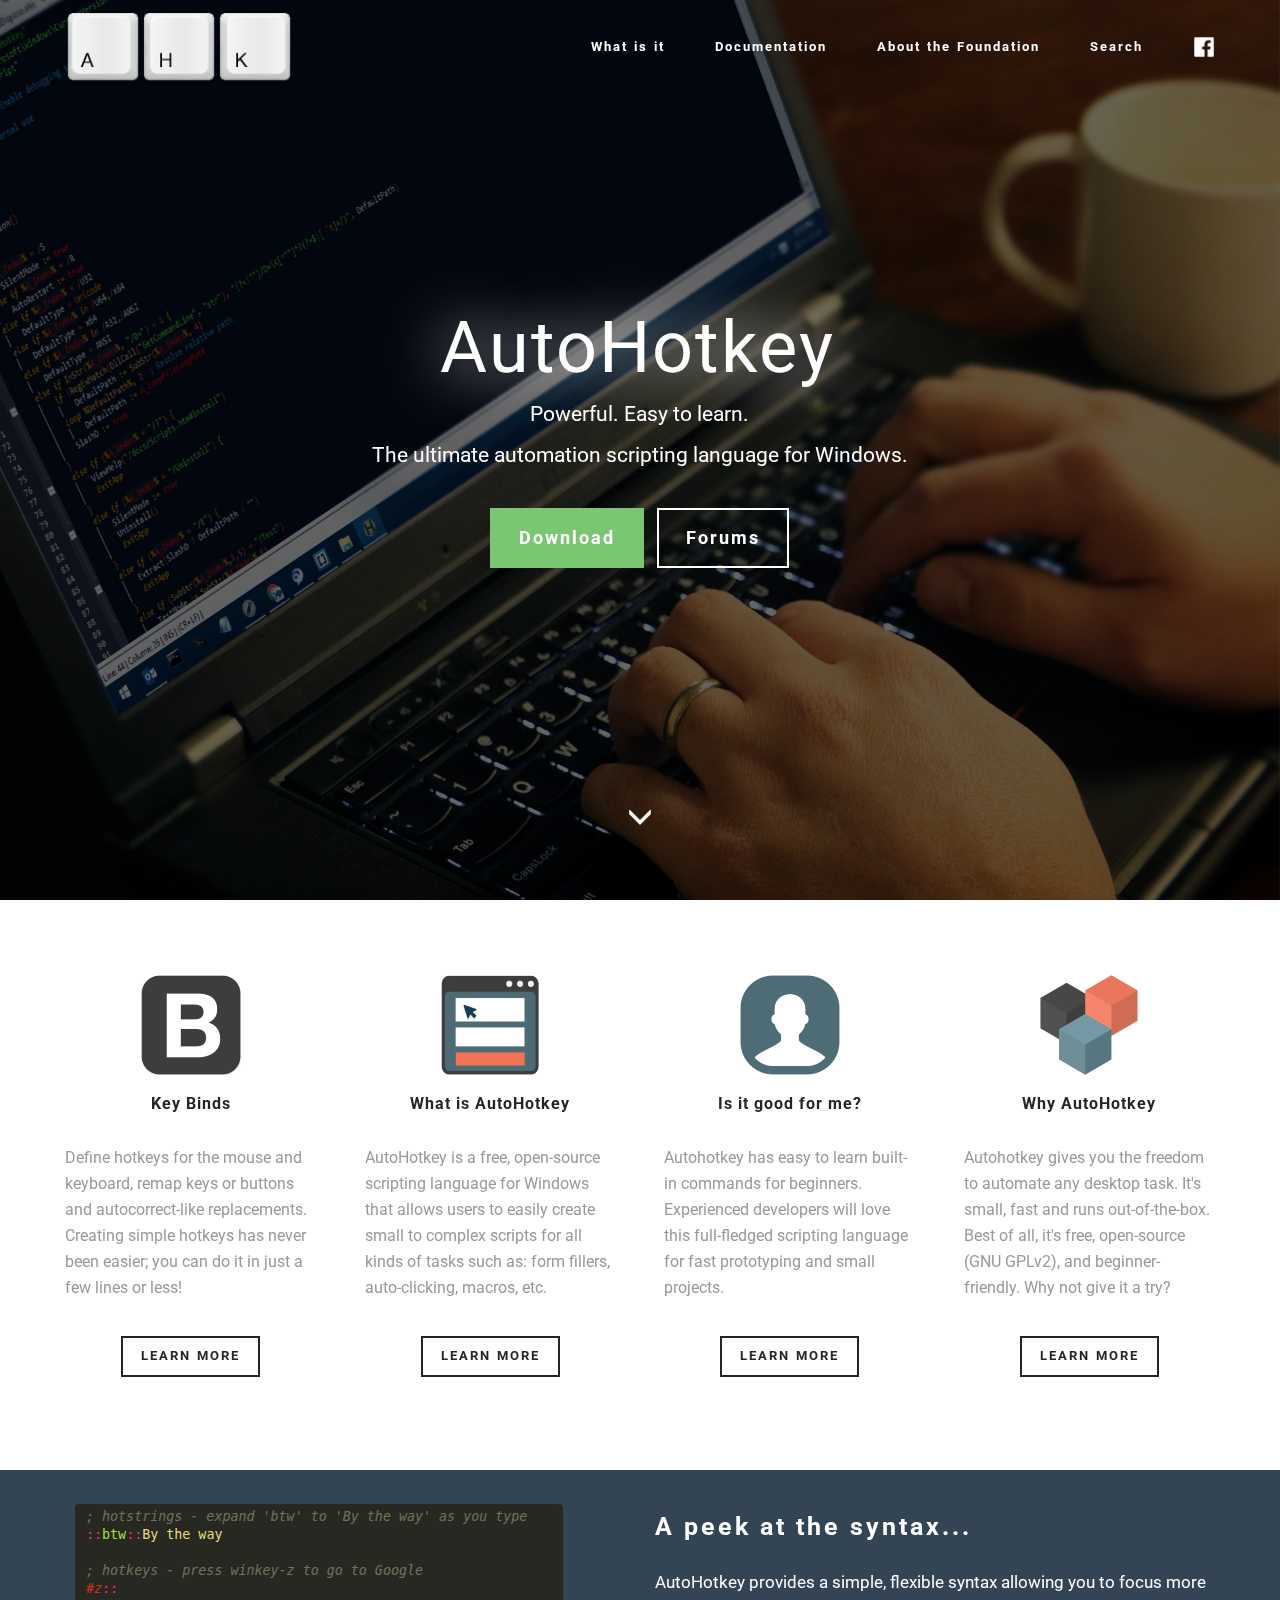
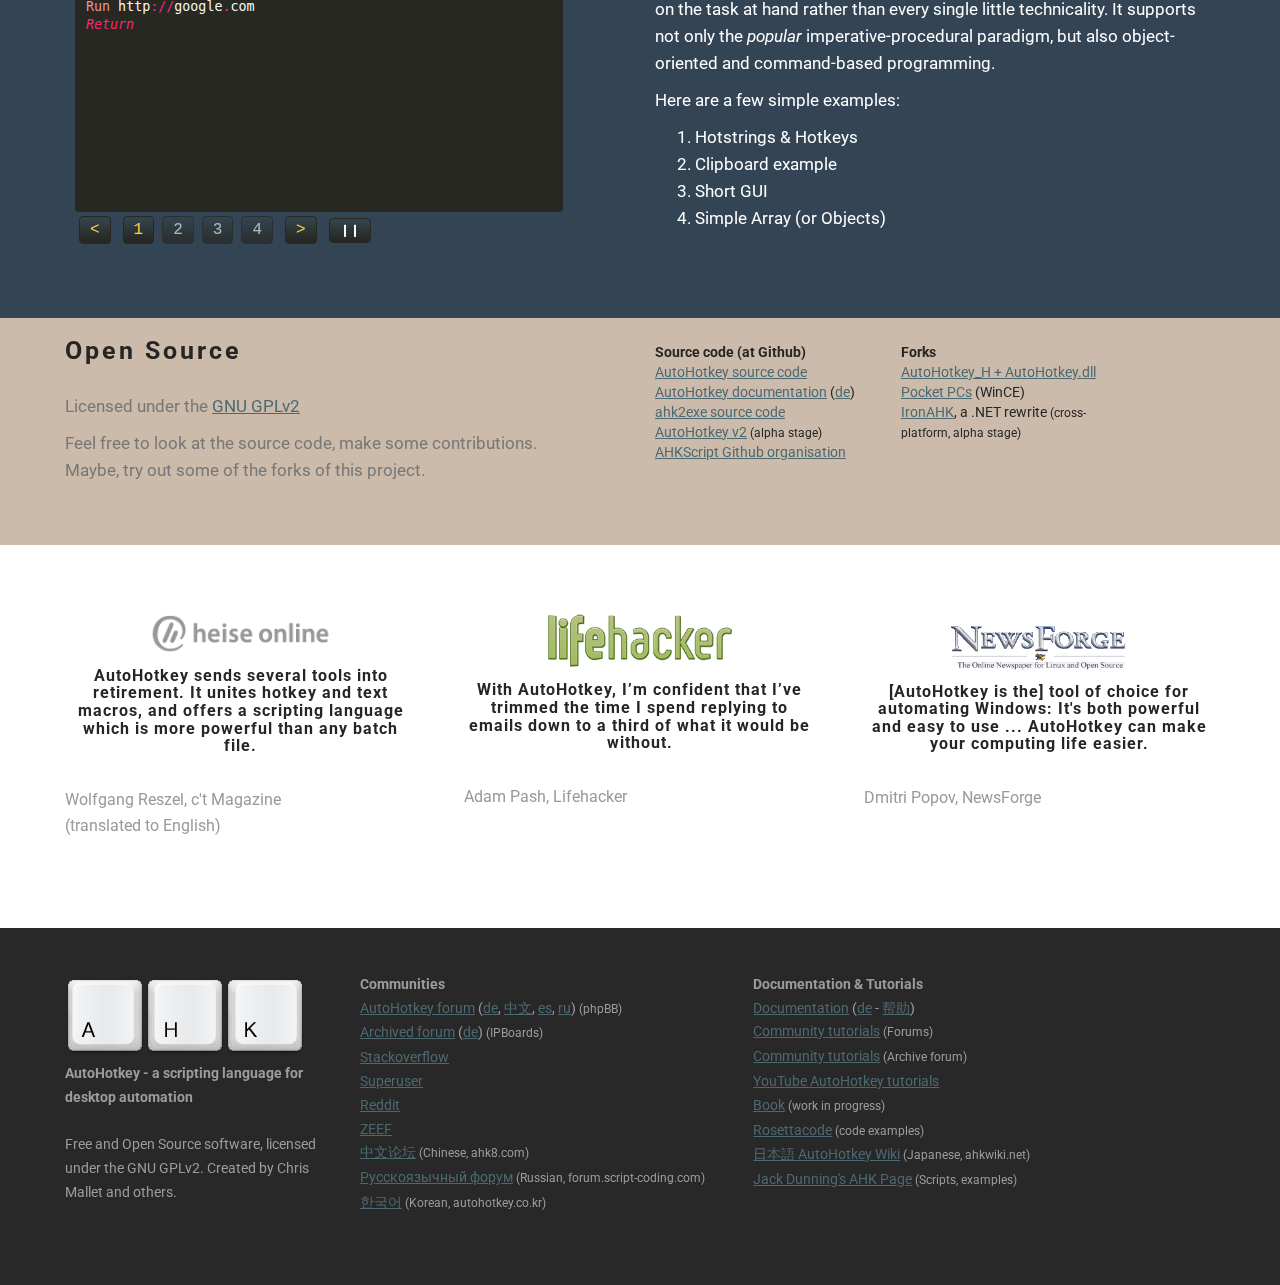
<file: index.html>
<!DOCTYPE html>
<html>
	<head>
		<meta charset="UTF-8">
		<meta name="google-site-verification" content="fr3ji3GiYpzhLJkRkVDBS-gJoxhmoVFZnNMd8iZnE3Q" />
		<meta http-equiv="X-UA-Compatible" content="IE=edge">
		<meta name="generator" content="Mobirise v2.4.1, mobirise.com">
		<meta name="viewport" content="width=device-width, initial-scale=1">
		<meta name="description" content="Free keyboard macro program. Supports hotkeys for keyboard, mouse, and joystick. Can expand abbreviations as you type them (AutoText).">
		<meta name="keywords" content="hotkey,hotkeys,hot key,hot keys,macro,macros,keyboard macro,keyboard macros,mouse macro,download,shortcut,shortcuts,shortcut key,shortcut keys,keyboard shortcut,keyboard shortcuts,script,clipboard,rsi,automate,automation,button,buttons,keystroke,keystrokes,autotext,click,press,clicks,clicker,presses,keypress,volume,mute,remap,remapper,scripting,send keys,sendkeys,ahk,ahkl,ahk_l,ironahk,iak,autoit,aut,au3">
		<title>AutoHotkey</title>
		<link rel="shortcut icon" href="/favicon.ico" type="image/x-icon">
		<link rel="apple-touch-icon" href="/static/ahk76.png">
		<link rel="stylesheet" href="https://fonts.googleapis.com/css?family=Roboto:700,400&amp;subset=cyrillic,latin,greek,vietnamese">
		<link rel="stylesheet" href="assets/bootstrap/css/bootstrap.min.css">
		<link rel="stylesheet" href="assets/animate.css/animate.min.css">
		<link rel="stylesheet" href="assets/mobirise/css/style.css">
		<link rel="stylesheet" href="assets/extra.css">
		<link rel="stylesheet" href="assets/mobirise/css/mbr-additional.css" type="text/css">
		<noscript>Javascript is Disabled in your browser please enable it</noscript>
		<!-- Paste any valid HTML code here. The code will be inserted to the end of <head> section, right before </head> -->
	</head>
	<body>
		<span id="pagetop"></span>
		<section class="mbr-navbar mbr-navbar--freeze mbr-navbar--absolute mbr-navbar--transparent mbr-navbar--sticky mbr-navbar--auto-collapse" id="menu-0">
			<div class="mbr-navbar__section mbr-section">
				<div class="mbr-section__container container">
					<div class="mbr-navbar__container">
						<div class="mbr-navbar__column mbr-navbar__column--s mbr-navbar__brand">
							<span class="mbr-navbar__brand-link mbr-brand mbr-brand--inline">
								<a class="mbr-brand__logo" href="https://autohotkey.com"><img class="mbr-navbar__brand-img mbr-brand__img" alt="" src="assets/images/ahk-logo-no-text241x78-180.png"></a>
							</span>
						</div>
						<div class="mbr-navbar__hamburger mbr-hamburger text-white"><span class="mbr-hamburger__line"></span></div>
						<div class="mbr-navbar__column mbr-navbar__menu">
							<nav class="mbr-navbar__menu-box mbr-navbar__menu-box--inline-right">
								<div class="mbr-navbar__column">
									<ul class="mbr-navbar__items mbr-navbar__items--right mbr-buttons mbr-buttons--freeze mbr-buttons--right btn-decorator mbr-buttons--active mbr-buttons--only-links">
										<li class="mbr-navbar__item"><a class="mbr-buttons__link btn text-white" href="#keyfeatures">What is it</a></li>
										<li class="mbr-navbar__item"><a class="mbr-buttons__link btn text-white" href="/docs/AutoHotkey.htm">Documentation</a></li>
										<li class="mbr-navbar__item"><a class="mbr-buttons__link btn text-white" href="/foundation">About the Foundation</a></li>
										<li class="mbr-navbar__item"><a class="mbr-buttons__link btn text-white" href="/search">Search</a></li>
										<li class="mbr-navbar__item"><a class="mbr-buttons__link btn text-white" href="https://facebook.com/autohotkey"><img alt="Facebook" title="Follow us on Facebook!" src="assets/images/fb_w.png" class="sp_icon"></img></a>
										</li>
									</ul></div>
							</nav>
						</div>
					</div>
				</div>
			</div>
		</section>
		<section class="mbr-box mbr-section mbr-section--relative mbr-section--fixed-size mbr-section--full-height mbr-section--bg-adapted mbr-parallax-background" id="header1-1" style="background-image: url(assets/images/ahk_wallpaper_reduced.jpg);">
			<div class="mbr-box__magnet mbr-box__magnet--sm-padding mbr-box__magnet--center-center">
				<div class="mbr-overlay" style="opacity: 0.6; background-color: rgb(0, 0, 0);"></div>
				<div class="mbr-box__container mbr-section__container container">
					<div class="mbr-box mbr-box--stretched"><div class="mbr-box__magnet mbr-box__magnet--center-center">
						<div class="row"><div class=" col-sm-8 col-sm-offset-2">
							<div class="mbr-hero animated fadeInUp">
								<h1 class="mbr-hero__text" id="MainTitle">AutoHotkey</h1>
								<p class="mbr-hero__subtext">Powerful. Easy to learn.</p>
								<p class="mbr-hero__subtext">The ultimate automation scripting language for Windows.</p>
							</div>
							<div class="mbr-buttons btn-inverse mbr-buttons--center"><a class="mbr-buttons__btn btn btn-lg animated fadeInUp delay btn-success" href="/download">Download</a> <a class="mbr-buttons__btn btn btn-lg btn-default animated fadeInUp delay" href="/boards">Forums</a></div>
						</div></div>
					</div></div>
				</div>
				<div class="mbr-arrow mbr-arrow--floating text-center">
					<div class="mbr-section__container container">
						<a class="mbr-arrow__link" href="#keyfeatures0"><i class="glyphicon glyphicon-menu-down"></i></a>
					</div>
				</div>
			</div>
		</section>
		<span id="keyfeatures0" style="position:relative;top:-50px"></span>
		<section class="content-2 col-4" id="keyfeatures" style="background-color: rgb(255, 255, 255);">
			
			<div class="container">
				<div class="row">
					<div>
						<div class="thumbnail">
							<a href="/docs/Hotkeys.htm#Intro"><img alt="" src="assets/images/features-bootstrap.png"></a>
							<div class="caption">
								<div>
									<h3>Key Binds</h3>
									<p>Define hotkeys for the mouse and keyboard, remap keys or buttons and autocorrect-like replacements. Creating simple hotkeys has never been easier; you can do it in just a few lines or less!</p>
								</div>
								<p class="group"><a href="/docs/Hotkeys.htm#Intro" class="btn btn-default">LEARN MORE</a></p>
							</div>
						</div>
					</div>
					<div>
						<div class="thumbnail">
							<a href="https://en.wikipedia.org/wiki/AutoHotkey"><img alt="" src="assets/images/features-blocks.png"></a>
							<div class="caption">
								<div>
									<h3>What is AutoHotkey</h3>
									<p>AutoHotkey is a free, open-source scripting language for Windows that allows users to easily create small to complex scripts for all kinds of tasks such as: form fillers, auto-clicking, macros, etc.</p>
								</div>
								<p class="group"><a href="https://en.wikipedia.org/wiki/AutoHotkey" class="btn btn-default">LEARN MORE</a></p>
							</div>
						</div>
					</div>
					<div>
						<div class="thumbnail">
							<a href="/docs/AutoHotkey.htm"><img alt="" src="assets/images/features-who.png"></a>
							<div class="caption">
								<div>
									<h3>Is it good for me?</h3>
									<p>Autohotkey has easy to learn built-in commands for beginners. Experienced developers will love this full-fledged scripting language for fast prototyping and small projects.</p>
								</div>
								<p class="group"><a href="/docs/AutoHotkey.htm" class="btn btn-default">LEARN MORE</a></p>
							</div>
						</div>
					</div>
					<div>
						<div class="thumbnail">
							<a href="https://github.com/ahkscript/awesome-AutoHotkey"><img alt="" src="assets/images/features-why.png"></a>
							<div class="caption">
								<div>
									<h3>Why AutoHotkey</h3>
									<p>Autohotkey gives you the freedom to automate any desktop task. It's small, fast and runs out-of-the-box. Best of all, it's free, open-source (GNU GPLv2), and beginner-friendly. Why not give it a try?</p>
								</div>
								<p class="group"><a href="https://github.com/ahkscript/awesome-AutoHotkey" class="btn btn-default">LEARN MORE</a></p>
							</div>
						</div>
					</div>
				</div>
			</div>
		</section>
		<section class="mbr-section mbr-section--relative" id="msg-box5-4" style="background-color: rgb(51, 68, 85);">
			
			<div class="mbr-section__container mbr-section__container--isolated2 container">
				<div class="row">
					<div class="mbr-box mbr-box--fixed mbr-box--adapted">
						<div class="mbr-box__magnet mbr-box__magnet--top-right mbr-section__left col-sm-6">
							<figure class="mbr-figure mbr-figure--adapted mbr-figure--caption-inside-bottom mbr-figure--full-width" style="height:400px;padding:2px;border:none;background:none">
								
								<iframe class="" src="codeexamples.html" style="width:100%;height:100%" frameborder="0" allowfullscreen></iframe>
							</figure>
						</div>
						<div class="mbr-box__magnet mbr-class-mbr-box__magnet--center-left col-sm-6 mbr-section__right">
							<div class="mbr-section__container mbr-section__container--middle">
								<div class="mbr-header mbr-header--auto-align mbr-header--wysiwyg">
									<h3 class="mbr-header__text">A peek at the syntax...</h3>
									
								</div>
							</div>
							<div class="mbr-section__container mbr-section__container--middle">
								<div class="mbr-article mbr-article--auto-align mbr-article--wysiwyg"><p>AutoHotkey provides a simple, flexible syntax allowing you to focus more on the task at hand rather than every single little technicality. It supports not only the <i>popular</i> imperative-procedural paradigm, but also object-oriented and command-based programming.</p><p>Here are a few simple examples:</p>
								<ol>
									<li>Hotstrings &amp; Hotkeys</li>
									<li>Clipboard example</li>
									<li>Short GUI</li>
									<li>Simple Array (or Objects)
								</ol>
								</div>
							</div>
							
						</div>
						
					</div>
				</div>
			</div>
		</section>
		<section class="mbr-section mbr-section--relative" id="sourcecode" style="background-color: rgb(204, 187, 170);">
			
			<div class="mbr-section__container mbr-section__container--isolated2 container">
				<div class="row">
					<div class="mbr-box mbr-box--fixed mbr-box--adapted">
						
						<div class="mbr-box__magnet mbr-class-mbr-box__magnet--center-left col-sm-6 mbr-section__right">
							<div class="mbr-section__container mbr-section__container--middle">
								<div class="mbr-header mbr-header--auto-align mbr-header--wysiwyg">
									<h3 class="mbr-header__text">Open Source</h3>
									
								</div>
							</div>
							<div class="mbr-section__container mbr-section__container--middle">
								<div class="mbr-article mbr-article--auto-align mbr-article--wysiwyg"><p>Licensed under the <a href="https://www.gnu.org/licenses/old-licenses/gpl-2.0.en.html">GNU GPLv2</a></p><p>Feel free to look at the source code, make some contributions. <br>Maybe, try out some of the forks of this project.</p></div>
							</div>
							
						</div>
						
						<div class="col-sm-5">
							<p>
								<b>Source code (at Github)</b><br>
								<a href="https://github.com/Lexikos/AutoHotkey_L">AutoHotkey source code</a><br>
								<a href="https://github.com/Lexikos/AutoHotkey_L-Docs">AutoHotkey documentation</a> (<a href="https://github.com/ahkde/docs">de</a>)<br>
								<a href="https://github.com/fincs/Ahk2Exe">ahk2exe source code</a><br>
								<a href="https://github.com/Lexikos/AutoHotkey_L/tree/alpha">AutoHotkey v2</a> <small>(alpha stage)</small><br>
								<a href="http://ahkscript.github.io">AHKScript Github organisation</a>
							</p><br>
						</div>
						<div class="col-sm-5">
							<p>
								<b>Forks</b><br>
								<a href="http://hotkeyit.github.io/v2/">AutoHotkey_H + AutoHotkey.dll</a><br>
								<a href="http://www.autohotkey.com/forum/topic27146.html">Pocket PCs</a> (WinCE)<br>
								<a href="http://www.autohotkey.com/forum/viewtopic.php?t=54494">IronAHK</a>, a .NET rewrite <small>(cross-platform, alpha stage)</small>
							</p><br>
						</div>
						
					</div>
				</div>
			</div>
		</section>
		<section class="content-2 col-3" id="features1-7" style="background-color: rgb(255, 255, 255);">
			
			<div class="container">
				<div class="row">
					<div>
						<div class="thumbnail">
							<img alt="" src="assets/images/heiseonline.gif">
							<div class="caption">
								<div>
									<h3>AutoHotkey sends several tools into retirement. It unites hotkey and text macros, and offers a scripting language which is more powerful than any batch file.</h3>
									<p>Wolfgang Reszel, c't Magazine<br>(translated to English)<br></p>
								</div>
							</div>
						</div>
					</div>
					<div>
						<div class="thumbnail">
							<img alt="" src="assets/images/lifehacker267x80-171.png">
							<div class="caption">
								<div>
									<h3>With AutoHotkey, I’m confident that I’ve trimmed the time I spend replying to emails down to a third of what it would be without.</h3>
									<p>Adam Pash, Lifehacker</p>
								</div>
							</div>
						</div>
					</div>
					<div>
						<div class="thumbnail">
							<img alt="" src="assets/images/newsforge.gif">
							<div class="caption">
								<div>
									<h3>[AutoHotkey is the] tool of choice for automating Windows: It's both powerful and easy to use ... AutoHotkey can make your computing life easier.</h3>
									<p>Dmitri Popov, NewsForge</p>
								</div>
							</div>
						</div>
					</div>
					
				</div>
			</div>
		</section>
		<section class="mbr-section mbr-section--relative mbr-section--fixed-size" id="contacts1-8" style="background-color: rgb(40, 40, 40);">
			
			<div class="mbr-section__container container">
				<div class="mbr-contacts mbr-contacts--wysiwyg row">
					<div class="col-sm-3">
						<img class="mbr-contacts__img mbr-contacts__img--left" alt="" src="assets/images/ahk-logo-no-text241x78-160.png">
						<p class="mbr-contacts__text"><strong>AutoHotkey - a scripting language for desktop automation</strong></p><p class="mbr-contacts__text"><br></p><p class="mbr-contacts__text">Free and Open Source software, licensed under the GNU GPLv2. Created by Chris Mallet and others.</p><br>
					</div>
					<div class="col-sm-8">
						<div class="row">
							<div class="col-sm-6">
								<p class="mbr-contacts__text">
									<b>Communities</b><br>
									<a href="/boards/">AutoHotkey forum</a>  (<a href="/boards/viewforum.php?f=8">de</a>, <a href="/boards/viewforum.php?f=26">中文</a>, <a href="/boards/viewforum.php?f=39">es</a>, <a href="/boards/viewforum.php?f=46">ru</a>) <small>(phpBB)</small><br>
									<a href="http://www.autohotkey.com/board">Archived forum</a>  (<a href="http://www.autohotkey.com/board/forum/62-deutsch-german/">de</a>) <small>(IPBoards)</small><br>
									<a href="http://stackoverflow.com/questions/tagged/autohotkey">Stackoverflow</a><br>
									<a href="http://superuser.com/questions/tagged/autohotkey">Superuser</a><br>
									<a href="http://www.reddit.com/r/AutoHotkey">Reddit</a><br>
									<a href="https://zeef.com/?query=AutoHotkey&in=all">ZEEF</a><br>
									<a href="http://ahk8.com/">中文论坛</a> <small>(Chinese, ahk8.com)</small><br>
									<a href="http://forum.script-coding.com/viewforum.php?id=13">Русскоязычный форум</a> <small>(Russian, forum.script-coding.com)</small><br>
									<a href="http://www.autohotkey.co.kr/">한국어</a> <small>(Korean, autohotkey.co.kr)</small><br>
								</p><br>
							</div>
							<div class="col-sm-6">
								<p class="mbr-contacts__text">
									<b>Documentation &amp; Tutorials</b><br>
									<a href="/docs/">Documentation</a> (<a href="https://ahkde.github.io/docs">de</a> - <a href="http://ahkcn.sourceforge.net/docs">帮助</a>)<br>
									<a href="/boards/viewforum.php?f=7">Community tutorials</a> <small>(Forums)</small><br>
									<a href="http://www.autohotkey.com/board/forum/61-tutorials/">Community tutorials</a> <small>(Archive forum)</small><br>
									<a href="http://www.youtube.com/user/ahkTuts">YouTube AutoHotkey tutorials</a><br>
									<a href="http://maul-esel.github.io/ahkbook/index.html">Book</a> <small>(work in progress)</small><br>
									<a href="http://rosettacode.org/wiki/Category:AutoHotkey">Rosettacode</a> <small>(code examples)</small><br>
									<a href="http://ahkwiki.net/">日本語 AutoHotkey Wiki</a> <small>(Japanese, ahkwiki.net)</small><br>
									<a href="http://www.computoredge.com/AutoHotkey/Free_AutoHotkey_Scripts_and_Apps_for_Learning_and_Generating_Ideas.html">Jack Dunning's AHK Page</a> <small>(Scripts, examples)</small>
							</p>
						</div>
					</div>
				</div>
			</div>
		</div>
	</section>
	
	<script src="assets/jquery/jquery.min.js"></script>
	<script src="assets/bootstrap/js/bootstrap.min.js"></script>
	<script src="assets/smooth-scroll/SmoothScroll.js"></script>
	<script src="assets/jarallax/jarallax.js"></script>
	<script src="assets/mobirise/js/script.js"></script>
	
	<!-- Paste any valid HTML code here. The code will be inserted to the end of <body> section, right before </body> -->
	
	<div class="mbr-arrow mbr-arrow--floating text-center" id="back-to-top">
		<a class="mbr-arrow__link" href="#pagetop" style="text-decoration:none;"><i class="glyphicon glyphicon-menu-up"></i></a>
	</div>
	
	<script>
		//modified from http://jsfiddle.net/gilbitron/Lt2wH/
		if ($('#back-to-top').length) {
			var scrollTrigger = 200, // px
			backToTop = function () {
				var scrollTop = $(window).scrollTop();
				if (scrollTop > scrollTrigger) {
					$('#back-to-top').addClass('show');
				} else {
					$('#back-to-top').removeClass('show');
				}
			};
			backToTop();
			$(window).on('scroll', function () {
				backToTop();
			});
		}
		/* Use the built-in scroll animate instead of this function
		$('#back-to-top').on('click', function (e) {
			e.preventDefault();
			$('html,body').animate({
				scrollTop: 0
			}, 700);
		});*/
	</script>
	
</body>
</html>
</file>
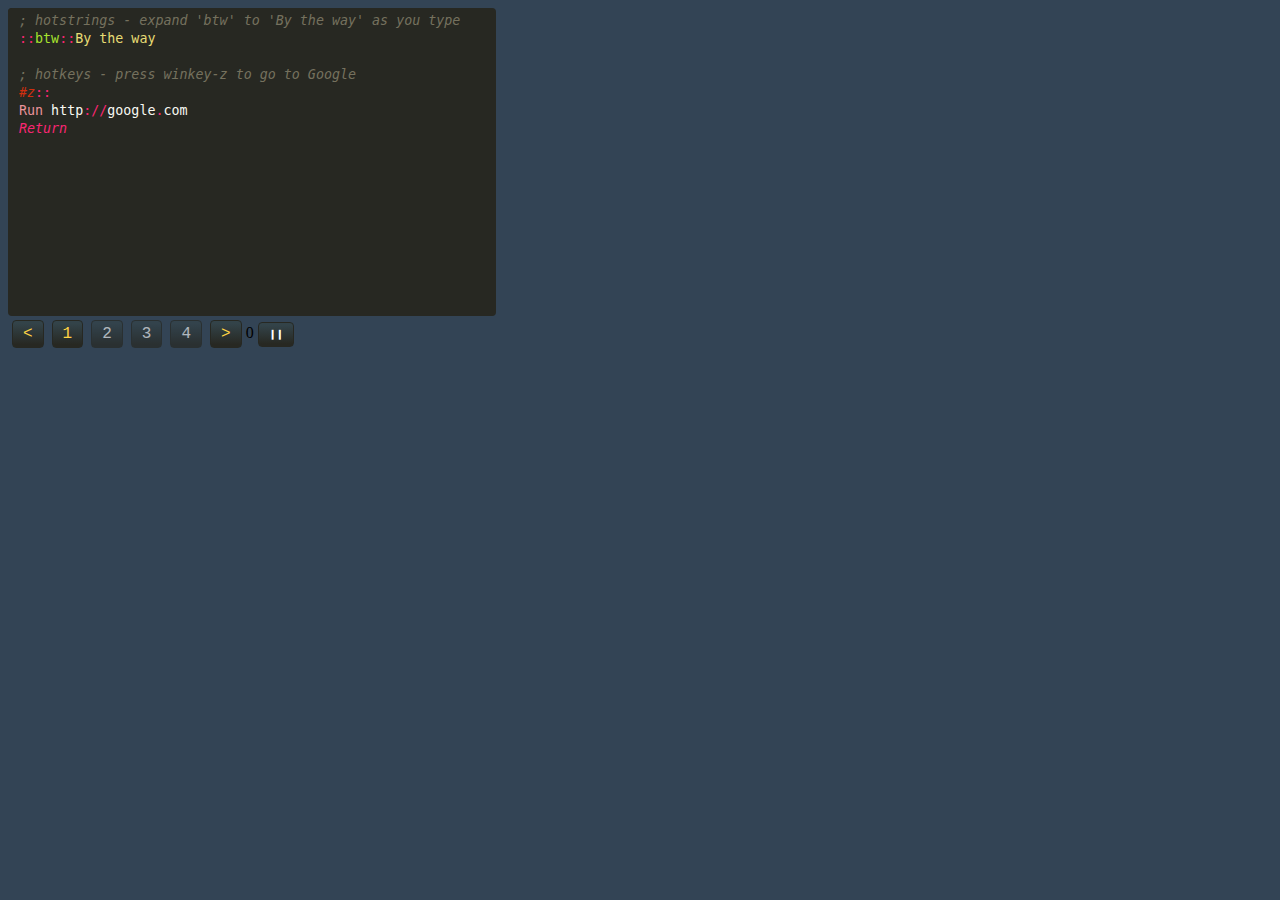
<file: codeexamples.html>
<!DOCTYPE html PUBLIC "-//W3C//DTD XHTML 1.0 Transitional//EN" "http://www.w3.org/TR/xhtml1/DTD/xhtml1-transitional.dtd">
<html xmlns="http://www.w3.org/1999/xhtml">
	<head>
		<title></title>
		<meta name="Generator" content="SciTE - www.Scintilla.org" />
		<meta http-equiv="Content-Type" content="text/html; charset=utf-8" />
		<meta name="viewport" content="width=device-width, initial-scale=1">
		<link href="assets/monokai.css" rel="stylesheet" type="text/css" />
	</head>
	<body style="background-color: #334455;">
		<!-- <div class="desc">
			<h2>AutoHotkey - Title</h2>
			<p>Lorem ipsum dolor sit amet, consectetur adipiscing elit. Maecenas quis dapibus lectus. Curabitur semper sagittis volutpat. Duis eget risus vel nunc feugiat mollis quis a arcu. Mauris eget faucibus turpis. Cras tellus lorem, tempus ac pharetra at, imperdiet nec tellus. Curabitur feugiat ultricies mauris, id eleifend orci tristique ac. Etiam elit odio, facilisis vitae erat at, viverra feugiat tortor. Praesent egestas enim eget augue viverra cursus. Lorem ipsum dolor sit amet, consectetur adipiscing elit. Maecenas cursus mauris dignissim est volutpat suscipit.</p>
		</div> -->
		<codecarousel>
		<codescreen>
			<!-- for empty line, add:  &nbsp; <span class="S0"></span>   or   &nbsp; <br />   -->
			<codebox>
			&nbsp; <span class="S1">; hotstrings - expand 'btw' to 'By the way' as you type</span><br />
			&nbsp; <span class="S4">::</span><span class="S10">btw</span><span class="S4">::</span><span class="S6">By the way</span><br />
			&nbsp; <br />
			&nbsp; <span class="S1">; hotkeys - press winkey-z to go to Google</span><br />
			&nbsp; <span class="S8">#z</span><span class="S4">::</span><br />
			&nbsp; <span class="S12">Run</span><span class="S0"> http</span><span class="S5">://</span><span class="S0">google</span><span class="S5">.</span><span class="S0">com</span><br />
			&nbsp; <span class="S11">Return</span><br />
			</codebox>
			<br />
			<codebox>
			&nbsp; <span class="S1">; copy text to the clipboard, modify it, paste it back</span><br />
			&nbsp; <span class="S5">^+</span><span class="S8">k</span><span class="S4">::</span><span class="S0"> </span><span class="S1">; ctrl-shift-k</span><br />
			&nbsp; <span class="S0">ClipSave</span><span class="S4">:=</span><span class="S16">ClipboardAll</span><span class="S0"> </span><span class="S1">; store current clipboard</span><br />
			&nbsp; <span class="S12">Send</span><span class="S0"> </span><span class="S5">^</span><span class="S0">c </span><span class="S1">; copy selected text</span><br />
			&nbsp; <span class="S16">clipboard</span><span class="S4">:=</span><span class="S6">"&lt;i&gt;"</span><span class="S0"> </span><span class="S16">clipboard</span><span class="S0"> </span><span class="S6">"&lt;/i&gt;"</span><span class="S0"> </span><span class="S1">; wrap it in html-tags</span><br />
			&nbsp; <span class="S12">Send</span><span class="S0"> </span><span class="S5">^</span><span class="S0">v </span><span class="S1">; paste</span><br />
			&nbsp; <span class="S16">Clipboard</span><span class="S4">:=</span><span class="S0">ClipSave </span><span class="S1">; restore old clipboard content</span><br />
			&nbsp; <span class="S0">ClipSave</span><span class="S4">:=</span><span class="S6">""</span><span class="S0"> </span><span class="S1">; clear variable</span><br />
			&nbsp; <span class="S11">Return</span><br />
			</codebox>
			<br />
			<codebox>
			&nbsp; <span class="S1">; Easy to make GUIs</span><br />
			&nbsp; <span class="S12">Gui</span><span class="S4">,</span><span class="S0"> </span><span class="S17">Add</span><span class="S4">,</span><span class="S0"> </span><span class="S17">Text</span><span class="S4">,</span><span class="S0"> </span><span class="S4">,</span><span class="S0"> </span><span class="S15">Enter</span><span class="S0"> your name</span><br />
			&nbsp; <span class="S12">Gui</span><span class="S4">,</span><span class="S0"> </span><span class="S17">Add</span><span class="S4">,</span><span class="S0"> </span><span class="S12">Edit</span><span class="S4">,</span><span class="S0"> vName w150</span><br />
			&nbsp; <span class="S12">Gui</span><span class="S4">,</span><span class="S0"> </span><span class="S17">Add</span><span class="S4">,</span><span class="S0"> </span><span class="S17">Button</span><span class="S4">,</span><span class="S0"> </span><span class="S4">,</span><span class="S0"> </span><span class="S17">OK</span><br />
			&nbsp; <span class="S12">Gui</span><span class="S4">,</span><span class="S0"> </span><span class="S17">Show</span><br />
			&nbsp; <span class="S11">Return</span><br />
			&nbsp; <br />
			&nbsp; <span class="S10">ButtonOK</span><span class="S4">:</span><br />
			&nbsp; <span class="S12">Gui</span><span class="S4">,</span><span class="S0"> </span><span class="S17">Submit</span><span class="S4">,</span><span class="S0"> </span><span class="S17">Destroy</span><br />
			&nbsp; <span class="S12">MsgBox</span><span class="S0"> Hello </span><span class="S4">%</span><span class="S9">Name</span><span class="S4">%</span><br />
			&nbsp; <span class="S11">Return</span><br />
			&nbsp; <br />
			&nbsp; <span class="S15">Esc</span><span class="S4">::</span><br />
			&nbsp; <span class="S10">GuiClose</span><span class="S4">:</span><br />
			&nbsp; <span class="S11">ExitApp</span><br />
			</codebox>
			<codebox>
			<span class="S1">; AutoHotkey (Associative) Arrays</span><br />
			&nbsp; <span class="S0">Colors</span><span class="S4">:=</span><span class="S6">"Red,Green,Blue"</span><span class="S0"> &nbsp;&nbsp;&nbsp;&nbsp;&nbsp;&nbsp;&nbsp;&nbsp;&nbsp;&nbsp;</span><span class="S1">; string</span><br />
			&nbsp; <span class="S0">ColorArray</span><span class="S4">:=</span><span class="S13">StrSplit</span><span class="S5">(</span><span class="S0">Colors</span><span class="S4">,</span><span class="S0"> </span><span class="S6">","</span><span class="S5">)</span><span class="S0"> &nbsp;</span><span class="S1">; create array</span><br />
			&nbsp; <br />
			&nbsp; <span class="S0">ColorArray</span><span class="S5">.</span><span class="S0">Push</span><span class="S5">(</span><span class="S6">"Purple"</span><span class="S5">)</span><span class="S0"> &nbsp;&nbsp;&nbsp;&nbsp;&nbsp;&nbsp;&nbsp;&nbsp;&nbsp;</span><span class="S1">; add data</span><br />
			&nbsp; <br />
			&nbsp; <span class="S11">for</span><span class="S0"> index</span><span class="S4">,</span><span class="S0"> element </span><span class="S17">in</span><span class="S0"> ColorArray &nbsp;&nbsp;</span><span class="S1">; Read from the array</span><br />
			&nbsp; <span class="S0">&nbsp; &nbsp; </span><span class="S12">MsgBox</span><span class="S0"> % </span><span class="S6">"Color "</span><span class="S0"> index </span><span class="S6">" = "</span><span class="S0"> element</span>
			</codebox>
		</codescreen>
		<button class="code_btn" onclick="prev()">&lt;</button>
		<div id="tracker"></div>
		<button class="code_btn" onclick="next()">&gt;</button>
		<span id="counter">0</span>
		<button class="code_btn" id="code_pause" onclick="pause()">&#10073;&#10073;</button>
		</codecarousel>
		<script>
			code_carousel();
			function code_carousel() {
				this.next = function(){ z = current + 1; if (z > max || z < 0) { z=0 } set(z); }
				this.prev = function(){ z = current - 1; if (z > max || z < 0) { z=max; } set(z); }
				this.updatetimer = function() { clearInterval(timer); timer = setInterval(next,7000); }
				this.pause = function() {
					if (timer == 0) {
						updatetimer();
						document.getElementById('code_pause').setAttribute('class','code_btn');
					} else {
						clearInterval(timer);
						timer = 0;
						document.getElementById('code_pause').setAttribute('class','code_btn xactive');
					}
				}
				this.set = function(x=0) {
					e = document.getElementById('tracker').getElementsByTagName('a');
					e[current].setAttribute("class","");
					current = x;
					e[current].setAttribute("class","xactive");

					elems = document.getElementsByTagName('codebox');
					for(i=0;i<elems.length;i++) {
						elems[i].style.opacity = 0;
						elems[i].style.zIndex = 0;
						elems[i].setAttribute("class","unselectable");
					}
					elems[current].style.opacity = 1;
					elems[current].style.zIndex = 10;
					elems[current].setAttribute("class","");
					document.getElementById('counter').innerHTML = current;
					if (timer != 0) { 
						updatetimer();
					}
				}

				current = 0;
				max = document.getElementsByTagName('codebox').length - 1;
				for(i=0;i<max+1;i++){
					document.getElementById('tracker').innerHTML += '<a onclick="set('+i+')">'+(i+1)+'</a>'
				}
				timer = -1
				this.set();
			}
		</script>
	</body>
</html>
</file>
<file: assets/mobirise/css/style.css>
.mbr-contacts a:hover,
#sourcecode a:hover {
  color: white;
}
h3.mbr-header__text {
  letter-spacing: 3px;
}
#MainTitle {
  font-family: "Myriad Pro", "Segoe UI", "Roboto", Arial, Helvetica, sans-serif;
  font-weight: normal;
  text-shadow: 1px 1px 60px;
  margin-bottom: 20px;
}
/*..................................*/
html {
  position: relative;
  min-height: 100%;
}
.mbr-transparent {
  opacity: 0;
  filter: alpha(opacity=0);
}
.mbr-embedded-video {
  position: relative;
}
.mbr-background-video,
.mbr-background-video-preview {
  bottom: 0;
  left: 0;
  overflow: hidden;
  position: absolute;
  right: 0;
  top: 0;
}
.mbr-parallax-background,
.mbr-background {
  background-attachment: fixed !important;
  background-position: 50% 0;
  background-repeat: no-repeat;
  background-size: cover !important;
}
.mbr-hidden-scrollbar .mbr-parallax-background {
  background-size: auto 130%;
}
.mobile .mbr-parallax-background {
  background-attachment: scroll !important;
}
.mbr-background {
  background-attachment: scroll !important;
}
.is-builder .animated {
  -webkit-animation-name: none !important;
  animation-name: none !important;
}
.msgbox-1 {
  overflow: hidden;
  padding: 0 20px;
  position: relative;
}
.msgbox-1 .container {
  padding: 41px 0 29px;
  position: relative;
  z-index: 3;
}
@media (max-width: 767px) {
  .msgbox-1 .container {
    padding: 67px 0 78px;
    text-align: center;
  }
}
.msgbox-1 .row > div + div {
  line-height: 67px;
}
@media (max-width: 767px) {
  .msgbox-1 .row > div + div {
    padding-bottom: 3px;
    padding-top: 23px;
  }
}
@media (max-width: 480px) {
  .msgbox-1 .row > div + div {
    padding-bottom: 15px;
    padding-top: 37px;
  }
}
.msgbox-1 h1,
.msgbox-1 h2 {
  letter-spacing: 4px;
  line-height: 33px;
  margin-bottom: 11px;
  margin-top: 10px;
}
.msgbox-1 h1 + h1,
.msgbox-1 h2 + h1,
.msgbox-1 h1 + h2,
.msgbox-1 h2 + h2 {
  margin-top: -11px;
}
@media (max-width: 767px) {
  .msgbox-1 h1,
  .msgbox-1 h2 {
    line-height: 1.5em;
    margin-bottom: 0;
  }
  .msgbox-1 h1 + h1,
  .msgbox-1 h2 + h1,
  .msgbox-1 h1 + h2,
  .msgbox-1 h2 + h2 {
    margin-top: -1px;
  }
}
.msgbox-1 p {
  color: #777;
  font-size: 17px;
  line-height: 27px;
  margin-bottom: 0;
  padding-bottom: 13px;
  padding-top: 16px;
  text-align: left;
}
.msgbox-1 p + p {
  margin-top: -13px;
  padding-top: 0;
}
@media (max-width: 767px) {
  .msgbox-1 p {
    padding-top: 20px;
  }
}
.msgbox-1 .btn {
  margin-top: -14px;
  margin-right: 10px;
}
@media (max-width: 480px) {
  .msgbox-1 .btn {
    display: block;
  }
  .msgbox-1 .btn + .btn {
    margin-top: 12px;
  }
}
.msgbox-1.dark {
  background: #3c3c3c;
  color: #fff;
}
.msgbox-1.dark p {
  color: #fff;
}
.msgbox-1.dark .btn-default {
  border-color: #fff;
  color: #fff;
}
.msgbox-1.dark .btn-default:hover,
.msgbox-1.dark .btn-default:focus,
.msgbox-1.dark .btn-default.focus,
.msgbox-1.dark .btn-default:active,
.msgbox-1.dark .btn-default.active,
.open > .dropdown-toggle.msgbox-1.dark .btn-default {
  background-color: #fff;
  border-color: #fff;
  color: #252525;
}
.content-2 {
  overflow: hidden;
  padding: 71px 20px 70px;
  position: relative;
}
.content-2.col-5 .row > div {
  position: relative;
  min-height: 1px;
  padding-left: 15px;
  padding-right: 15px;
}
@media (min-width: 768px) {
  .content-2.col-5 .row > div {
    display: inline-block;
    float: none;
    vertical-align: top;
    width: 33%;
  }
}
@media (min-width: 992px) {
  .content-2.col-5 .row > div {
    float: left;
    width: 20%;
  }
}
@media (min-width: 992px) {
  .content-2.col-5 {
    padding-top: 75px;
  }
  .content-2.col-5 .thumbnail h3 {
    margin-top: 15px;
  }
  .content-2.col-5 .thumbnail h3 + h3 {
    margin-top: -33px;
  }
}
.content-2.col-4 .row > div {
  position: relative;
  min-height: 1px;
  padding-left: 15px;
  padding-right: 15px;
}
@media (min-width: 768px) {
  .content-2.col-4 .row > div {
    float: left;
    width: 50%;
  }
}
@media (min-width: 992px) {
  .content-2.col-4 .row > div {
    float: left;
    width: 25%;
  }
}
.content-2.col-3 .row > div {
  position: relative;
  min-height: 1px;
  padding-left: 15px;
  padding-right: 15px;
}
@media (min-width: 768px) {
  .content-2.col-3 .row > div {
    float: left;
    width: 33.33333333%;
  }
}
@media (min-width: 992px) {
  .content-2.col-3 {
    padding-top: 64px;
  }
  .content-2.col-3 .thumbnail h3 {
    margin-top: 4px;
  }
  .content-2.col-3 .thumbnail h3 + h3 {
    margin-top: -33px;
  }
  .content-2.col-3 .thumbnail .group {
    margin-top: 37px;
  }
}
.content-2.col-2 .row > div {
  position: relative;
  min-height: 1px;
  padding-left: 15px;
  padding-right: 15px;
}
@media (min-width: 768px) {
  .content-2.col-2 .row > div {
    float: left;
    width: 50%;
  }
}
@media (min-width: 992px) {
  .content-2.col-2 {
    padding-top: 48px;
  }
  .content-2.col-2 .thumbnail > img {
    width: 100%;
    max-width: 100px;
  }
  .content-2.col-2 .thumbnail h3 {
    margin-top: -14px;
    margin-bottom: 20px;
    font-size: 25px;
    letter-spacing: 6px;
    line-height: 1.5em;
  }
  .content-2.col-2 .thumbnail h3 + h3 {
    margin-top: -19px;
  }
  .content-2.col-2 .thumbnail p {
    font-size: 17px;
    line-height: 27px;
  }
  .content-2.col-2 .thumbnail .btn {
    padding: 16px 27px;
    font-size: 18px;
    line-height: 1.3333333;
    border-radius: 0px;
    font-size: 14px;
    letter-spacing: 2px;
  }
}
@media (max-width: 767px) {
  .content-2 {
    padding: 0 20px;
  }
  .content-2 .row > div {
    -webkit-box-shadow: inset 0 1px 1px rgba(10, 10, 10, 0.06);
    box-shadow: inset 0 1px 1px rgba(10, 10, 10, 0.06);
  }
  .content-2.dark .row > div {
    -webkit-box-shadow: inset 0 1px 1px rgba(0, 0, 0, 0.2);
    box-shadow: inset 0 1px 1px rgba(0, 0, 0, 0.2);
  }
}
@media (min-width: 768px) and (max-width: 991px) {
  .content-2.col-5 {
    padding-top: 70px;
  }
  .content-2.col-5 .row > div + div + div + div {
    margin-top: 50px;
  }
  .content-2.col-5 .thumbnail h3 {
    margin-top: 10px;
  }
  .content-2.col-5 .thumbnail h3 + h3 {
    margin-top: -33px;
  }
  .content-2.col-4 {
    padding: 64px 20px 70px;
  }
  .content-2.col-4 .row > div + div + div {
    margin-top: 39px;
  }
  .content-2.col-4 .thumbnail h3 {
    margin-top: 4px;
    margin-bottom: 32px;
  }
  .content-2.col-4 .thumbnail h3 + h3 {
    margin-top: -33px;
  }
  .content-2.col-4 .thumbnail .group {
    margin-top: 37px;
  }
  .content-2.col-3 {
    padding-top: 73px;
  }
  .content-2.col-3 .thumbnail h3 {
    margin-top: 12px;
    margin-bottom: 33px;
  }
  .content-2.col-3 .thumbnail h3 + h3 {
    margin-top: -33px;
  }
  .content-2.col-3 .thumbnail .group {
    margin-top: 36px;
  }
  .content-2.col-2 {
    padding-top: 64px;
  }
  .content-2.col-2 .thumbnail h3 {
    margin-top: 4px;
    margin-bottom: 33px;
  }
  .content-2.col-2 .thumbnail h3 + h3 {
    margin-top: -34px;
  }
  .content-2.col-2 .thumbnail .group {
    margin-top: 36px;
  }
}
.content-2 .container {
  padding: 0;
  position: relative;
  z-index: 3;
}
.content-2 .row {
  margin-left: -24px;
  margin-right: -24px;
}
.content-2 .thumbnail {
  background: none;
  border: 0;
  margin-bottom: 0;
  padding-bottom: 0;
  padding-left: 0;
  padding-right: 0;
  text-align: center;
}
@media (max-width: 767px) {
  .content-2 .thumbnail {
    padding-top: 52px;
    padding-bottom: 65px;
    margin-bottom: 0;
  }
}
@media (max-width: 480px) {
  .content-2 .thumbnail {
    padding-bottom: 70px;
  }
}
.content-2 .thumbnail > img {
  max-width: 50%;
}
@media (max-width: 767px) {
  .content-2 .thumbnail > img {
    width: 100%;
    max-width: 100px;
  }
}
.content-2 .thumbnail h3 {
  font-size: 16px;
  letter-spacing: 1px;
  margin-bottom: 32px;
  margin-top: 11px;
}
.content-2 .thumbnail h3 + h3 {
  margin-top: -32px;
}
@media (max-width: 767px) {
  .content-2 .thumbnail h3 {
    font-size: 25px;
    letter-spacing: 6px;
    line-height: 1.5em;
    margin-bottom: 20px;
    margin-top: -14px;
  }
  .content-2 .thumbnail h3 + h3 {
    margin-top: -21px;
  }
}
.content-2 .thumbnail p {
  color: #999;
  font-size: 16px;
  line-height: 26px;
  text-align: left;
}
.content-2 .thumbnail p + p {
  margin-top: -10px;
}
@media (max-width: 767px) {
  .content-2 .thumbnail p {
    font-size: 17px;
    line-height: 27px;
  }
}
.content-2 .thumbnail .group {
  line-height: 43px;
  margin-bottom: 14px;
  margin-top: 33px;
  text-align: center;
}
@media (max-width: 767px) {
  .content-2 .thumbnail .group {
    margin-top: 29px;
    line-height: 67px;
  }
}
@media (max-width: 480px) {
  .content-2 .thumbnail .group {
    margin-top: 37px;
  }
}
@media (max-width: 767px) {
  .content-2 .thumbnail .btn {
    padding: 16px 27px;
    font-size: 18px;
    line-height: 1.3333333;
    border-radius: 0px;
    font-size: 14px;
    letter-spacing: 2px;
    margin-right: 9px;
  }
}
@media (max-width: 480px) {
  .content-2 .thumbnail .btn {
    display: block;
    margin-right: 0;
  }
  .content-2 .thumbnail .btn + .btn {
    margin-top: 12px;
  }
}
.content-2.simple h3 {
  margin-top: 0 !important;
  margin-bottom: 31px !important;
}
.content-2.simple h3 + h3 {
  margin-top: -30px !important;
}
.content-2.simple.col-5 {
  padding-top: 77px;
}
.content-2.simple.col-4,
.content-2.simple.col-3 {
  padding-top: 76px;
}
.content-2.simple.col-2 {
  padding-top: 64px;
}
@media (min-width: 768px) and (max-width: 991px) {
  .content-2.simple h3 {
    margin-bottom: 32px !important;
  }
  .content-2.simple.col-5 {
    padding-top: 76px;
  }
  .content-2.simple.col-5 .row > div + div + div + div {
    margin-top: 53px;
  }
  .content-2.simple.col-4 {
    padding-top: 77px;
  }
  .content-2.simple.col-4 .row > div + div + div {
    margin-top: 53px;
  }
  .content-2.simple.col-2 {
    padding-top: 76px;
  }
}
@media (max-width: 767px) {
  .content-2.simple {
    padding-top: 0 !important;
  }
  .content-2.simple .thumbnail {
    padding-top: 68px;
  }
  .content-2.simple h3 {
    margin-bottom: 20px !important;
  }
  .content-2.simple h3 + h3 {
    margin-top: -21px !important;
  }
}
.content-2.dark {
  background: #3c3c3c;
}
.content-2.dark h1,
.content-2.dark h2,
.content-2.dark h3,
.content-2.dark h4 {
  color: #fff;
}
.content-2.dark p {
  color: #fff;
}
.content-2.dark .btn-default {
  border-color: #fff;
  color: #fff;
}
.content-2.dark .btn-default:hover,
.content-2.dark .btn-default:focus,
.content-2.dark .btn-default.focus,
.content-2.dark .btn-default:active,
.content-2.dark .btn-default.active,
.open > .dropdown-toggle.content-2.dark .btn-default {
  background-color: #fff;
  border-color: #fff;
  color: #252525;
}
.pricing-table-1 {
  -webkit-box-shadow: inset 0 1px 0 rgba(10, 10, 10, 0.06);
  box-shadow: inset 0 1px 0 rgba(10, 10, 10, 0.06);
  background: #f0f0f0;
  overflow: hidden;
  padding: 100px 0 67px;
  position: relative;
}
.pricing-table-1 .container {
  display: block;
  float: none;
  margin-left: auto;
  margin-right: auto;
  max-width: 1000px;
  position: relative;
  z-index: 3;
}
.pricing-table-1.col-4 .row > div {
  position: relative;
  min-height: 1px;
  padding-left: 15px;
  padding-right: 15px;
  padding: 0;
}
@media (min-width: 768px) {
  .pricing-table-1.col-4 .row > div {
    float: left;
    width: 25%;
  }
}
.pricing-table-1.col-3 .container {
  max-width: 750px;
}
.pricing-table-1.col-3 .row > div {
  position: relative;
  min-height: 1px;
  padding-left: 15px;
  padding-right: 15px;
  padding: 0;
}
@media (min-width: 768px) {
  .pricing-table-1.col-3 .row > div {
    float: left;
    width: 33.33333333%;
  }
}
.pricing-table-1.col-2 .container {
  max-width: 600px;
}
.pricing-table-1.col-2 .row > div {
  position: relative;
  min-height: 1px;
  padding-left: 15px;
  padding-right: 15px;
  padding: 0;
}
@media (min-width: 768px) {
  .pricing-table-1.col-2 .row > div {
    float: left;
    width: 50%;
  }
}
.pricing-table-1 .plan {
  -webkit-box-shadow: 0 2px 2px rgba(10, 10, 10, 0.06);
  box-shadow: 0 2px 2px rgba(10, 10, 10, 0.06);
  background: #fff;
  color: #484f5a;
  margin-right: 1px;
  padding-bottom: 39px;
  text-align: center;
}
.pricing-table-1 .plan h3 {
  background: #323b44;
  border-radius: 7px 7px 0 0;
  color: #fff;
  font-size: 16px;
  letter-spacing: 1px;
  margin: 0;
  padding: 18px 0 19px;
  position: relative;
  top: -7px;
}
.pricing-table-1 .plan p {
  margin-bottom: 0;
}
.pricing-table-1 .plan .price {
  font-size: 80px;
  letter-spacing: 1px;
  padding: 7px 0 0;
}
.pricing-table-1 .plan .price small {
  color: #aaa;
  display: block;
  font-size: 13px;
  margin-top: -11px;
  padding-bottom: 19px;
}
.pricing-table-1 .plan .price strong {
  font-weight: normal;
  left: -10px;
  position: relative;
}
.pricing-table-1 .plan .price sup {
  display: inline-block;
  font-size: 32px;
  height: 1px;
  margin: 58px 0 0 -4px;
  position: relative;
  vertical-align: top;
  width: 25px;
}
.pricing-table-1 .plan .price:after {
  background: #eee;
  content: "";
  display: block;
  height: 1px;
  margin: 20px auto 0;
  width: 80%;
}
.pricing-table-1 .plan ul {
  font-size: 14px;
  list-style: none;
  margin: 35px 0 35px;
  padding-left: 0;
}
.pricing-table-1 .plan ul li {
  margin-bottom: 12px;
}
.pricing-table-1 .plan .btn {
  margin-bottom: 2px;
  margin-top: 1px;
}
.pricing-table-1 .favorite {
  -webkit-box-shadow: 0 0 10px rgba(10, 10, 10, 0.35);
  box-shadow: 0 0 10px rgba(10, 10, 10, 0.35);
  margin-left: -5px;
  margin-right: -5px;
  padding-bottom: 52px;
  position: relative;
  top: -13px;
  z-index: 2;
}
.pricing-table-1 .favorite h3 {
  background: #f97352;
}
.pricing-table-1 .favorite .price {
  padding-top: 20px;
}
.pricing-table-1 .favorite .price strong {
  left: -8px;
}
.pricing-table-1 .green h3 {
  background: #7ac673;
}
.pricing-table-1 .blue h3 {
  background: #27aae0;
}
.pricing-table-1 .orange h3 {
  background: #faaf40;
}
@media (max-width: 767px) {
  .pricing-table-1 {
    padding: 30px 20px 10px 20px;
  }
  .pricing-table-1 .plan {
    margin-bottom: 20px;
  }
  .pricing-table-1 .plan ul {
    margin: 36px 0 34px;
  }
  .pricing-table-1 .plan .btn {
    margin-top: 2px;
  }
  .pricing-table-1 .favorite {
    margin-left: 0;
    margin-right: 0;
    top: 0;
  }
}
@media (min-width: 480px) and (max-width: 767px) {
  .pricing-table-1 .plan {
    padding-bottom: 64px;
  }
  .pricing-table-1 .plan .price {
    font-size: 120px;
    line-height: 142px;
  }
  .pricing-table-1 .plan .price small {
    font-size: 16px;
    margin-top: -1px;
    padding-bottom: 18px;
    line-height: 23px;
  }
  .pricing-table-1 .plan .price sup {
    font-size: 36px;
    margin: 77px 0 0 -4px;
  }
  .pricing-table-1 .plan ul {
    font-size: 16px;
    margin: 35px 0 22px;
  }
  .pricing-table-1 .plan .btn {
    padding: 16px 27px;
    font-size: 18px;
    line-height: 1.3333333;
    border-radius: 0px;
    font-size: 14px;
    letter-spacing: 2px;
    margin-bottom: 3px;
    margin-top: -13px;
    position: relative;
    top: 26px;
  }
}
.mbr-navbar {
  position: relative;
  width: 100%;
}
.mbr-navbar:before {
  content: "";
  display: block;
}
.mbr-navbar__brand-link:after,
.mbr-navbar__brand-img {
  height: 74px;
}
.mbr-navbar:before,
.mbr-navbar__container {
  height: 98px;
}
.mbr-navbar--ss .mbr-navbar__brand-link:after,
.mbr-navbar--ss .mbr-navbar__brand-img {
  height: 74px;
}
.mbr-navbar--ss:before,
.mbr-navbar--ss .mbr-navbar__container {
  height: 98px;
}
.mbr-navbar--xs .mbr-navbar__brand-link:after,
.mbr-navbar--xs .mbr-navbar__brand-img {
  height: 32px;
}
.mbr-navbar--xs:before,
.mbr-navbar--xs .mbr-navbar__container {
  height: 56px;
}
.mbr-navbar--s .mbr-navbar__brand-link:after,
.mbr-navbar--s .mbr-navbar__brand-img {
  height: 48px;
}
.mbr-navbar--s:before,
.mbr-navbar--s .mbr-navbar__container {
  height: 72px;
}
.mbr-navbar--m .mbr-navbar__brand-link:after,
.mbr-navbar--m .mbr-navbar__brand-img {
  height: 64px;
}
.mbr-navbar--m:before,
.mbr-navbar--m .mbr-navbar__container {
  height: 88px;
}
.mbr-navbar--l .mbr-navbar__brand-link:after,
.mbr-navbar--l .mbr-navbar__brand-img {
  height: 96px;
}
.mbr-navbar--l:before,
.mbr-navbar--l .mbr-navbar__container {
  height: 120px;
}
.mbr-navbar--xl .mbr-navbar__brand-link:after,
.mbr-navbar--xl .mbr-navbar__brand-img {
  height: 128px;
}
.mbr-navbar--xl:before,
.mbr-navbar--xl .mbr-navbar__container {
  height: 152px;
}
.mbr-navbar--short .mbr-navbar__brand-link:after,
.mbr-navbar--short .mbr-navbar__brand-img {
  height: 40px;
}
.mbr-navbar--short:before,
.mbr-navbar--short .mbr-navbar__container {
  height: 64px;
}
.mbr-navbar--short .mbr-navbar__container {
  padding: 12px 0;
}
@media (max-width: 767px) {
  .mbr-navbar--short .mbr-navbar__brand-link:after,
  .mbr-navbar--short .mbr-navbar__brand-img {
    height: 31px;
  }
  .mbr-navbar--short:before,
  .mbr-navbar--short .mbr-navbar__container {
    height: 45px;
  }
  .mbr-navbar--short .mbr-navbar__container {
    padding: 7px 0;
  }
}
.mbr-navbar__brand-img {
  position: relative;
}
.mbr-navbar__brand-img,
.mbr-navbar__container,
.mbr-navbar__section {
  -webkit-transition: all 300ms ease-in-out 0s;
  -o-transition: all 300ms ease-in-out 0s;
  transition: all 300ms ease-in-out 0s;
}
.mbr-navbar__section {
  background: #2c2c2c;
  height: auto;
  position: absolute;
  top: 0;
  width: 100%;
  z-index: 1000;
}
.mbr-navbar__container {
  display: table;
  padding: 12px 0;
  width: 100%;
}
.mbr-navbar__menu-box {
  display: table;
  width: 100%;
}
.mbr-navbar__menu-box--inline-left,
.mbr-navbar__menu-box--inline-center,
.mbr-navbar__menu-box--inline-right {
  display: block;
  text-align: left;
}
.mbr-navbar__menu-box--inline-center {
  text-align: center;
}
.mbr-navbar__menu-box--inline-right {
  text-align: right;
}
.mbr-navbar__column {
  display: table-cell;
  vertical-align: middle;
}
.mbr-navbar__column--xxs {
  width: 1%;
}
.mbr-navbar__column--xs {
  width: 10%;
}
.mbr-navbar__column--s {
  width: 20%;
}
.mbr-navbar__column--m {
  width: 30%;
}
.mbr-navbar__column--l {
  width: 40%;
}
.mbr-navbar__column--xl {
  width: 50%;
}
.mbr-navbar__menu-box--inline-left .mbr-navbar__column,
.mbr-navbar__menu-box--inline-center .mbr-navbar__column,
.mbr-navbar__menu-box--inline-right .mbr-navbar__column {
  display: inline-block;
}
.mbr-navbar__items {
  float: left;
  padding-left: 0px;
  position: relative;
  left: -20px;
}
.mbr-navbar__items--right {
  float: right;
  left: 0;
}
.mbr-navbar__item {
  display: block;
  float: left;
  position: relative;
}
.mbr-navbar__hamburger {
  display: none;
  margin-top: -11px;
  position: absolute;
  right: 0;
  top: 50%;
  z-index: 10000;
}
.mbr-navbar--collapsed .mbr-navbar__container {
  position: relative;
}
.mbr-navbar--collapsed .mbr-navbar__column {
  display: block;
  width: 100%;
}
.mbr-navbar--collapsed .mbr-navbar__items--right {
  padding-top: 13px;
}
.mbr-navbar--collapsed .mbr-navbar__menu {
  background: rgba(0, 0, 0, 0.9);
  display: none;
  height: 100%;
  left: 0;
  position: fixed;
  top: 0;
  width: 100%;
  z-index: 9999;
}
.mbr-navbar--collapsed .mbr-navbar__menu-box {
  display: table-cell;
  vertical-align: middle;
}
.mbr-navbar--collapsed .mbr-navbar__items {
  float: none;
}
.mbr-navbar--collapsed .mbr-navbar__item {
  float: none;
}
.mbr-navbar--collapsed .mbr-navbar__hamburger {
  display: block;
}
.mbr-navbar--collapsed.mbr-navbar--open .mbr-navbar__menu {
  display: table;
}
.mbr-navbar--collapsed.mbr-navbar--open:not(.mbr-navbar--sticky) .mbr-navbar__section {
  background: none;
  position: fixed;
}
.mbr-navbar--collapsed.mbr-navbar--open .mbr-navbar__brand {
  visibility: hidden;
}
.mbr-navbar--collapsed.mbr-navbar--sticky.mbr-navbar--open .mbr-navbar__brand {
  visibility: visible;
}
.mbr-navbar--collapsed.mbr-navbar--open .mbr-navbar__brand-img,
.mbr-navbar--collapsed.mbr-navbar--open .mbr-navbar__container {
  -webkit-transition: none;
  -o-transition: none;
  transition: none;
}
.mbr-navbar--freeze.mbr-navbar--collapsed.mbr-navbar--open .mbr-navbar__hamburger,
.mbr-navbar--freeze.mbr-navbar--collapsed.mbr-navbar--open .mbr-navbar__hamburger:hover {
  color: #fff !important;
}
.mbr-navbar--sticky .mbr-navbar__section {
  -webkit-transform: translate3d(0, 0, 0);
  position: fixed;
}
.mbr-navbar--absolute {
  position: absolute;
}
.mbr-navbar--transparent .mbr-navbar__section {
  background: none;
}
.mbr-navbar--stuck .mbr-navbar__section,
.mbr-navbar--relative .mbr-navbar__section {
  background: #2c2c2c;
}
@media (max-width: 991px) {
  .mbr-navbar--auto-collapse .mbr-navbar__container {
    position: relative;
  }
  .mbr-navbar--auto-collapse .mbr-navbar__column {
    display: block;
    width: 100%;
  }
  .mbr-navbar--auto-collapse .mbr-navbar__items--right {
    padding-top: 13px;
  }
  .mbr-navbar--auto-collapse .mbr-navbar__menu {
    background: rgba(0, 0, 0, 0.9);
    display: none;
    height: 100%;
    left: 0;
    position: fixed;
    top: 0;
    width: 100%;
    z-index: 9999;
  }
  .mbr-navbar--auto-collapse .mbr-navbar__menu-box {
    display: table-cell;
    vertical-align: middle;
  }
  .mbr-navbar--auto-collapse .mbr-navbar__items {
    float: none;
  }
  .mbr-navbar--auto-collapse .mbr-navbar__item {
    float: none;
  }
  .mbr-navbar--auto-collapse .mbr-navbar__hamburger {
    display: block;
  }
  .mbr-navbar--auto-collapse.mbr-navbar--open .mbr-navbar__menu {
    display: table;
  }
  .mbr-navbar--auto-collapse.mbr-navbar--open:not(.mbr-navbar--sticky) .mbr-navbar__section {
    background: none;
    position: fixed;
  }
  .mbr-navbar--auto-collapse.mbr-navbar--open .mbr-navbar__brand {
    visibility: hidden;
  }
  .mbr-navbar--auto-collapse.mbr-navbar--sticky.mbr-navbar--open .mbr-navbar__brand {
    visibility: visible;
  }
  .mbr-navbar--auto-collapse.mbr-navbar--open .mbr-navbar__brand-img,
  .mbr-navbar--auto-collapse.mbr-navbar--open .mbr-navbar__container {
    -webkit-transition: none;
    -o-transition: none;
    transition: none;
  }
  .mbr-navbar--freeze.mbr-navbar--auto-collapse.mbr-navbar--open .mbr-navbar__hamburger,
  .mbr-navbar--freeze.mbr-navbar--auto-collapse.mbr-navbar--open .mbr-navbar__hamburger:hover {
    color: #fff !important;
  }
}
.mbr-hamburger {
  cursor: pointer;
  height: 23px;
  width: 30px;
}
.mbr-hamburger:focus {
  outline: none;
}
.mbr-hamburger__line,
.mbr-hamburger__line:before,
.mbr-hamburger__line:after {
  content: "";
  position: absolute;
  display: block;
  height: 1px;
  cursor: pointer;
}
.mbr-hamburger__line,
.mbr-hamburger__line:before,
.mbr-hamburger__line:after {
  width: 30px;
  border-bottom: 5px solid;
  top: 9px;
}
.mbr-hamburger__line:before {
  top: -9px;
}
.mbr-hamburger__line:after {
  top: 9px;
}
.mbr-hamburger__line,
.mbr-hamburger__line:before,
.mbr-hamburger__line:after {
  -webkit-transition: all 300ms ease-in-out;
  transition: all 300ms ease-in-out;
}
.mbr-hamburger--open .mbr-hamburger__line {
  border-color: transparent;
}
.mbr-hamburger--open .mbr-hamburger__line:before,
.mbr-hamburger--open .mbr-hamburger__line:after {
  top: 0;
}
.mbr-hamburger--open .mbr-hamburger__line:before {
  -ms-transform: rotate(45deg);
  -webkit-transform: rotate(45deg);
  transform: rotate(45deg);
}
.mbr-hamburger--open .mbr-hamburger__line:after {
  top: 10px;
  -ms-transform: translatey(-10px) rotate(-45deg);
  -webkit-transform: translatey(-10px) rotate(-45deg);
  transform: translatey(-10px) rotate(-45deg);
}
@media (max-width: 767px) {
  .mbr-hamburger {
    height: 23px;
    width: 27px;
  }
  .mbr-hamburger__line,
  .mbr-hamburger__line:before,
  .mbr-hamburger__line:after {
    width: 27px;
    border-bottom: 4px solid;
    top: 9px;
  }
  .mbr-hamburger__line:before {
    top: -9px;
  }
  .mbr-hamburger__line:after {
    top: 9px;
  }
}
.mbr-brand {
  display: block;
  float: left;
  position: relative;
}
.mbr-brand,
.mbr-brand:hover {
  text-decoration: none;
}
.mbr-brand__name {
  display: block;
  font-weight: bold;
  margin-top: 5px;
  text-align: center;
}
.mbr-brand__name,
.mbr-brand__name:hover {
  text-decoration: none;
}
.mbr-brand--inline {
  display: table;
}
.mbr-brand--inline:after {
  content: "";
  display: table-cell;
  width: 1px;
}
.mbr-brand--inline .mbr-brand__logo,
.mbr-brand--inline .mbr-brand__name {
  display: table-cell;
  vertical-align: middle;
}
.mbr-brand--inline .mbr-brand__logo {
  padding-right: 10px;
}
.mbr-brand--inline .mbr-brand__name {
  margin: 0;
  text-align: left;
}
.mbr-form {
  display: table;
  margin-top: -13px;
  position: relative;
  top: 14px;
  width: 100%;
}
.mbr-form__left,
.mbr-form__right {
  display: table-cell;
  vertical-align: top;
}
.mbr-form__left {
  padding-right: 3px;
}
.mbr-form__right {
  width: 1px;
}
@media (max-width: 530px) {
  .mbr-form {
    display: block;
    margin-top: -27px;
    position: relative;
    top: 26px;
  }
  .mbr-form__left,
  .mbr-form__right {
    display: block;
  }
  .mbr-form__left {
    margin-bottom: 12px;
    padding-right: 0;
  }
  .mbr-form__right {
    width: 100%;
  }
}
.mbr-section {
  padding: 0 20px;
}
.mbr-section--no-padding {
  padding: 0;
}
.mbr-section--relative {
  position: relative;
}
.mbr-section--fixed-size {
  overflow: hidden;
}
.mbr-section--full-height {
  height: 100vh;
}
.mbr-section--bg-adapted {
  background-attachment: scroll;
  background-position: 50% 0;
  background-repeat: no-repeat;
  background-size: cover;
}
.mbr-section--gray {
  background-color: #444444;
}
.mbr-section--light-gray {
  background-color: #f0f0f0;
}
.mbr-section--dark-gray {
  background-color: #3c3c3c;
}
.mbr-section__container {
  padding: 0;
  position: relative;
  z-index: 3;
}
.mbr-section__container--std-padding {
  padding: 93px 0;
}
.mbr-section__container--sm-padding {
  padding: 41px 0;
}
.mbr-section__container--isolated {
  padding-bottom: 93px;
  padding-top: 93px;
}
.mbr-section__container--isolated2 {
  padding-bottom: 24px;
  padding-top: 24px;
}
.mbr-section__container--first {
  padding-top: 93px;
  padding-bottom: 41px;
}
.mbr-section__container--middle {
  padding-bottom: 41px;
}
.mbr-section__container--last {
  padding-bottom: 93px;
}
.mbr-section__left {
  padding-right: 40px;
}
.mbr-section__right {
  padding-left: 15px;
}
.mbr-section__header {
  line-height: 1.5em;
  margin: -10px 0 0;
  text-align: center;
}
@media (max-width: 767px) {
  .mbr-section__left {
    padding-right: 15px;
  }
  .mbr-section__right {
    padding-left: 15px;
    padding-top: 51px;
  }
}
.mbr-arrow {
  bottom: 71px;
  left: 0;
  line-height: 1px;
  padding: 0 20px;
  position: absolute;
  width: 100%;
  z-index: 3;
}
.mbr-arrow__link {
  display: inline-block;
  font-size: 26px;
}
.mbr-arrow__link,
.mbr-arrow__link:hover,
.mbr-arrow__link:focus {
  color: #fff;
}
.mbr-arrow--floating .mbr-arrow__link {
  -webkit-animation: floating-arrow 1.6s infinite ease-in-out 0s;
  -o-animation: floating-arrow 1.6s infinite ease-in-out 0s;
  animation: floating-arrow 1.6s infinite ease-in-out 0s;
}
@-webkit-keyframes floating-arrow {
  from {
    -webkit-transform: translateY(0);
    transform: translateY(0);
  }
  65% {
    -webkit-transform: translateY(11px);
    transform: translateY(11px);
  }
  to {
    -webkit-transform: translateY(0);
    transform: translateY(0);
  }
}
@-o-keyframes floating-arrow {
  from {
    -webkit-transform: translateY(0);
    transform: translateY(0);
  }
  65% {
    -webkit-transform: translateY(11px);
    transform: translateY(11px);
  }
  to {
    -webkit-transform: translateY(0);
    transform: translateY(0);
  }
}
@keyframes floating-arrow {
  from {
    -webkit-transform: translateY(0);
    transform: translateY(0);
  }
  65% {
    -webkit-transform: translateY(11px);
    transform: translateY(11px);
  }
  to {
    -webkit-transform: translateY(0);
    transform: translateY(0);
  }
}
.mbr-arrow--dark .mbr-arrow__link,
.mbr-arrow--dark .mbr-arrow__link:hover,
.mbr-arrow--dark .mbr-arrow__link:focus {
  color: #252525;
}
@media (max-width: 767px) {
  .mbr-arrow {
    bottom: 41px;
  }
}
@media (max-width: 320px) {
  .mbr-arrow {
    bottom: 21px;
    text-align: center;
  }
}
@media all and (device-width: 320px) and (device-height: 568px) and (orientation: portrait) {
  .mbr-arrow {
    bottom: 31px;
  }
}
.mbr-box {
  display: table;
  width: 100%;
}
.mbr-box--fixed {
  table-layout: fixed;
}
.mbr-box--stretched {
  height: 100%;
}
.mbr-box__magnet {
  display: table-cell;
  float: none;
  height: 100%;
  margin-bottom: 0;
  margin-top: 0;
  text-align: center;
  vertical-align: middle;
}
.mbr-box__magnet--sm-padding {
  padding: 41px 0;
}
.mbr-box__magnet--top-left,
.mbr-box__magnet--top-center,
.mbr-box__magnet--top-right {
  vertical-align: top;
}
.mbr-box__magnet--bottom-left,
.mbr-box__magnet--bottom-center,
.mbr-box__magnet--bottom-right {
  vertical-align: bottom;
}
.mbr-box__magnet--top-left,
.mbr-box__magnet--center-left,
.mbr-box__magnet--bottom-left {
  text-align: left;
}
.mbr-box__magnet--top-right,
.mbr-box__magnet--center-right,
.mbr-box__magnet--bottom-right {
  text-align: right;
}
.mbr-box__container {
  height: 50%;
}
@media (max-width: 767px) {
  .mbr-box__container {
    height: 100%;
  }
  .mbr-box--adapted {
    display: block;
  }
  .mbr-box--adapted > .mbr-box__magnet {
    display: block;
    height: auto;
  }
}
.mbr-overlay {
  background: #222;
  bottom: 0;
  left: 0;
  position: absolute;
  right: 0;
  top: 0;
  z-index: 2;
}
.mbr-google-map__marker {
  color: #252525;
  display: none;
  margin: 0;
}
.mbr-google-map--loaded .mbr-google-map__marker {
  display: block;
}
.mbr-hero {
  color: #fff;
  position: relative;
}
.mbr-hero__text {
  font-size: 46px;
  font-weight: bold;
  left: -2px;
  letter-spacing: 2px;
  line-height: 50px;
  margin: -18px 0 1px 0;
  padding-bottom: 41px;
  position: relative;
  top: 8px;
}
.mbr-hero__subtext {
  font-size: 21px;
  line-height: 29px;
  margin: -32px 0 3px 0;
  padding: 0 0 41px 0;
  position: relative;
  top: 6px;
}
.mbr-figure {
  background: #252525;
  display: inline-block;
  line-height: 1px;
  margin: 0;
  max-width: 100%;
  overflow: hidden;
  position: relative;
}
.mbr-figure--no-bg {
  background: none;
}
.mbr-figure--full-width {
  display: block;
  width: 100%;
}
.mbr-figure--full-width iframe,
.mbr-figure--full-width .mbr-figure__img,
.mbr-figure--full-width .mbr-figure__map {
  width: 100%;
}
.mbr-figure iframe,
.mbr-figure__img,
.mbr-figure__map {
  max-width: 100%;
}
.mbr-figure__map {
  height: 400px;
  line-height: 1.3em;
}
.mbr-figure__map--short {
  height: 300px;
}
.mbr-figure__caption {
  background: rgba(0, 0, 0, 0.5);
  bottom: 0;
  color: #fff;
  display: block;
  font-size: 17px;
  left: 0;
  line-height: 1.3em;
  min-height: 53px;
  padding: 17px 20px;
  position: absolute;
  text-align: left;
  width: 100%;
}
.mbr-figure__caption--no-padding {
  padding: 17px 0;
}
.mbr-figure--wysiwyg .mbr-figure__caption a,
.mbr-figure--wysiwyg .mbr-figure__caption a:hover {
  color: inherit;
  text-decoration: underline;
}
.mbr-figure--caption-inside-top .mbr-figure__caption {
  bottom: auto;
  top: 0;
}
.mbr-figure--caption-outside-top .mbr-figure__caption,
.mbr-figure--caption-outside-bottom .mbr-figure__caption {
  background: none;
  position: relative;
}
.mbr-figure--no-bg.mbr-figure--caption-outside-top .mbr-figure__caption,
.mbr-figure--no-bg.mbr-figure--caption-outside-bottom .mbr-figure__caption {
  color: #252525;
}
.mbr-figure--no-bg.mbr-figure--caption-outside-top .mbr-figure__caption {
  margin-top: -3px;
  padding-top: 0;
}
.mbr-figure--no-bg.mbr-figure--caption-outside-bottom .mbr-figure__caption {
  margin-top: -2px;
  padding-bottom: 0;
  top: 2px;
}
.mbr-figure__caption--std-grid {
  background: none;
  z-index: 2;
}
@media (min-width: 768px) {
  .mbr-figure__caption--std-grid {
    width: 715px;
    left: 50%;
    margin-left: -357.5px;
    padding: 17px 0;
  }
}
@media (min-width: 992px) {
  .mbr-figure__caption--std-grid {
    width: 935px;
    margin-left: -467.5px;
  }
}
@media (min-width: 1200px) {
  .mbr-figure__caption--std-grid {
    width: 1150px;
    margin-left: -575px;
  }
}
.mbr-figure__caption--std-grid:before {
  bottom: 0;
  content: "";
  position: absolute;
  top: 0;
  width: 200%;
  z-index: -1;
  margin-left: -50%;
}
.mbr-figure--caption-inside-top .mbr-figure__caption--std-grid:before,
.mbr-figure--caption-inside-bottom .mbr-figure__caption--std-grid:before {
  background: rgba(0, 0, 0, 0.6);
}
.mbr-figure__caption-small {
  color: #ccc;
  display: block;
  font-size: 14px;
  line-height: 1.3em;
}
.mbr-figure--no-bg.mbr-figure--caption-outside-top .mbr-figure__caption-small,
.mbr-figure--no-bg.mbr-figure--caption-outside-bottom .mbr-figure__caption-small {
  color: #777;
}
@media (max-width: 767px) {
  .mbr-figure--adapted {
    display: block;
    width: 100%;
  }
  .mbr-figure--adapted iframe,
  .mbr-figure--adapted .mbr-figure__img,
  .mbr-figure--adapted .mbr-figure__map {
    width: 100%;
  }
  .mbr-figure--caption-inside-top .mbr-figure__caption,
  .mbr-figure--caption-inside-bottom .mbr-figure__caption {
    background: none;
    position: relative;
  }
  .mbr-figure--caption-inside-top .mbr-figure__caption--std-grid:before,
  .mbr-figure--caption-inside-bottom .mbr-figure__caption--std-grid:before {
    display: none;
  }
}
.mbr-reviews {
  list-style: none;
  margin: 0 -15px;
  padding: 3px 0 0 0;
}
.mbr-reviews__item {
  position: relative;
  margin-top: 39px;
}
.mbr-reviews__text {
  background: #fafafa;
  border-radius: 3px;
  border: 1px solid #ededed;
  color: #777;
  font-size: 16px;
  line-height: 26px;
  padding: 20px;
  position: relative;
}
.mbr-reviews__text:before {
  -webkit-transform: rotate(45deg);
  -ms-transform: rotate(45deg);
  -o-transform: rotate(45deg);
  transform: rotate(45deg);
  width: 14px;
  height: 14px;
  background-color: #fafafa;
  border-color: #ededed;
  border-style: none solid solid none;
  border-width: 0 1px 1px 0;
  bottom: -8px;
  content: "";
  display: block;
  left: 50px;
  position: absolute;
}
.mbr-reviews__p {
  margin: 0;
}
.mbr-reviews__author {
  margin-top: 30px;
  padding-left: 102px;
  position: relative;
}
.mbr-reviews__author--short {
  margin-top: 27px;
  padding-left: 32px;
}
.mbr-reviews__author-img {
  width: 50px;
  height: 50px;
  border-radius: 50%;
  left: 33px;
  position: absolute;
  top: 0;
}
.mbr-reviews__author-name {
  color: #777;
  font-size: 14px;
  font-weight: bold;
  position: relative;
  top: -3px;
}
.mbr-reviews__author-bio {
  color: #999;
  font-size: 12px;
}
@media (max-width: 767px) {
  .mbr-reviews__author {
    padding-bottom: 32px;
  }
  .mbr-reviews__author--short {
    padding-bottom: 1px;
  }
}
@media (min-width: 768px) and (max-width: 991px) {
  .mbr-reviews__item:nth-of-type(2n+1) {
    clear: left;
  }
}
@media (min-width: 992px) {
  .mbr-reviews__item:nth-of-type(3n+1) {
    clear: left;
  }
}
.mbr-header {
  margin-top: -20px;
  padding: 0;
  position: relative;
  text-align: left;
  top: 10px;
}
.mbr-header--std-padding {
  padding-bottom: 41px;
}
.mbr-header--center {
  text-align: center;
}
.mbr-header__text {
  display: block;
  font-size: 25px;
  font-weight: bold;
  letter-spacing: 6px;
  line-height: 1.5em;
  margin: 0;
}
.mbr-header__subtext {
  color: #777;
  font-size: 14px;
  font-style: italic;
  letter-spacing: 1px;
  margin: 8px 0 7px 0;
}
.mbr-header--inline {
  margin-top: 0;
  padding: 41px 0 28px 0;
  top: 0;
}
.mbr-header--inline .mbr-header__text {
  letter-spacing: 4px;
  line-height: 1em;
  margin: 15px 0 0 0;
}
@media (max-width: 767px) {
  .mbr-header--inline {
    padding: 47px 0 38px 0;
  }
  .mbr-header--inline .mbr-header__text {
    display: block;
    margin: 0 0 38px 0;
  }
  .mbr-header--auto-align .mbr-header__text,
  .mbr-header--auto-align .mbr-header__subtext {
    left: 0;
    text-align: center !important;
  }
}
.mbr-social-icons__icon {
  -webkit-transition: all 0.2s ease-in-out 0s;
  -o-transition: all 0.2s ease-in-out 0s;
  transition: all 0.2s ease-in-out 0s;
  color: #fff;
  cursor: pointer;
  display: inline-block;
  font-size: 29px;
  height: 56px;
  line-height: 61px;
  margin: 0 10px 13px 0;
  position: relative;
  text-align: center;
  width: 56px;
}
.mbr-social-icons__icon:hover {
  color: #fff;
}
.mbr-social-icons--style-1 .mbr-social-icons__icon:hover {
  background: #252525 !important;
}
.mbr-contacts {
  color: #9c9c9c;
  font-size: 14px;
  line-height: 1.7em;
  padding: 45px 0 46px;
}
.mbr-contacts__img {
  max-width: 100%;
  margin: 6px 0 5px 40px;
}
.mbr-contacts__img--left {
  margin-left: 0;
}
.mbr-contacts__text {
  margin: 0;
}
.mbr-contacts__header {
  color: #fff;
  font-size: 14px;
  letter-spacing: 1px;
  margin-bottom: 20px;
  margin-top: 3px;
}
.mbr-contacts__list {
  list-style: none;
  margin: 0;
  padding: 0;
}
@media (max-width: 767px) {
  .mbr-contacts__img {
    margin-bottom: 10px;
  }
  .mbr-contacts__header {
    margin-top: 20px;
    margin-bottom: 10px;
  }
  .mbr-contacts__column {
    margin-top: 37px;
  }
}
.mbr-footer {
  color: #9c9c9c;
  font-size: 13px;
  letter-spacing: 1px;
  line-height: 1.5em;
  padding: 37px 0 39px;
  word-spacing: 1px;
}
.mbr-footer__copyright {
  margin: 0;
}
.mbr-buttons {
  margin: -26px 0 13px 0;
  position: relative;
  text-align: left;
  top: 26px;
}
.mbr-buttons__btn,
.mbr-buttons__link {
  margin: 0 10px 13px 0;
}
.mbr-buttons__btn,
.mbr-buttons__link,
.mbr-buttons__btn:hover,
.mbr-buttons__link:hover {
  text-decoration: none;
}
.mbr-buttons--no-offset {
  margin-top: 0;
  top: 0;
}
.mbr-buttons--only-links {
  left: -20px;
}
.mbr-buttons--center {
  left: 5px;
  text-align: center;
}
.mbr-buttons--center.mbr-buttons--only-links {
  left: 0;
}
.mbr-buttons--right {
  text-align: right;
}
.mbr-buttons--right .mbr-buttons__btn,
.mbr-buttons--right .mbr-buttons__link {
  margin: 0 0 13px 10px;
}
.mbr-buttons--right.mbr-buttons--only-links {
  left: 20px;
}
.mbr-buttons--activated {
  left: 5px;
  text-align: center;
}
.mbr-buttons--activated .mbr-buttons__btn,
.mbr-buttons--activated .mbr-buttons__link {
  margin-left: 0;
  margin-right: 0;
}
.mbr-buttons--activated .mbr-buttons__link {
  font-size: 25px;
  padding: 10px 30px 2px;
}
.mbr-buttons--activated .mbr-buttons__btn {
  font-size: 15px;
  margin-top: 9px;
  padding: 15px 30px;
}
.mbr-buttons--freeze.mbr-buttons--activated .mbr-buttons__link {
  font-size: 25px !important;
}
.mbr-buttons--freeze.mbr-buttons--activated .mbr-buttons__link,
.mbr-buttons--freeze.mbr-buttons--activated .mbr-buttons__link:hover {
  color: #fff !important;
}
.mbr-buttons--freeze.mbr-buttons--activated .mbr-buttons__btn {
  font-size: 15px !important;
}
@media (max-width: 991px) {
  .mbr-buttons--active {
    left: 5px;
    text-align: center;
  }
  .mbr-buttons--active .mbr-buttons__btn,
  .mbr-buttons--active .mbr-buttons__link {
    margin-left: 0;
    margin-right: 0;
  }
  .mbr-buttons--active .mbr-buttons__link {
    font-size: 25px;
    padding: 10px 30px 2px;
  }
  .mbr-buttons--active .mbr-buttons__btn {
    font-size: 15px;
    margin-top: 9px;
    padding: 15px 30px;
  }
  .mbr-buttons--freeze.mbr-buttons--active .mbr-buttons__link {
    font-size: 25px !important;
  }
  .mbr-buttons--freeze.mbr-buttons--active .mbr-buttons__link,
  .mbr-buttons--freeze.mbr-buttons--active .mbr-buttons__link:hover {
    color: #fff !important;
  }
  .mbr-buttons--freeze.mbr-buttons--active .mbr-buttons__btn {
    font-size: 15px !important;
  }
}
@media (max-width: 767px) {
  .mbr-buttons--auto-align {
    left: 5px;
    text-align: center;
  }
  .mbr-buttons--auto-align.mbr-buttons--only-links {
    left: 0;
  }
}
@media (max-width: 530px) {
  .mbr-buttons {
    left: 0;
  }
  .mbr-buttons__btn,
  .mbr-buttons__link,
  .mbr-buttons--right .mbr-buttons__btn,
  .mbr-buttons--right .mbr-buttons__link {
    display: inline-block;
    margin: 0 0 13px 0;
    text-align: center;
    width: 100%;
  }
  .mbr-buttons--activated .mbr-buttons__btn,
  .mbr-buttons--activated .mbr-buttons__link,
  .mbr-buttons--active .mbr-buttons__btn,
  .mbr-buttons--active .mbr-buttons__link {
    width: auto;
  }
  .mbr-buttons--activated .mbr-buttons__btn,
  .mbr-buttons--active .mbr-buttons__btn {
    margin-top: 9px;
  }
}
.mbr-article {
  color: #777;
  font-size: 17px;
  line-height: 27px;
  text-align: left;
  position: relative;
  margin-top: -21px;
  top: 14px;
}
.mbr-article--wysiwyg h1,
.mbr-article--wysiwyg h2,
.mbr-article--wysiwyg h3,
.mbr-article--wysiwyg h4,
.mbr-article--wysiwyg h5,
.mbr-article--wysiwyg h6 {
  color: #252525;
  display: block;
  font-weight: bold;
  line-height: 1.3em;
  text-align: left;
}
.mbr-article--wysiwyg h1 {
  font-size: 27px;
  letter-spacing: 3px;
}
.mbr-article--wysiwyg h2 {
  font-size: 23px;
  letter-spacing: 2px;
}
.mbr-article--wysiwyg h3 {
  font-size: 19px;
  letter-spacing: 1px;
}
.mbr-article--wysiwyg h4 {
  font-size: 14px;
}
.mbr-article--wysiwyg h5 {
  font-size: 11px;
}
.mbr-article--wysiwyg h6 {
  font-size: 10px;
}
.mbr-article--wysiwyg p,
.mbr-article--wysiwyg ul,
.mbr-article--wysiwyg ol,
.mbr-article--wysiwyg blockquote {
  margin: 0 0 10px 0;
}
.mbr-article--wysiwyg blockquote {
  font-size: 17px;
  border-color: #f97352;
}
@media (max-width: 767px) {
  .mbr-article--auto-align.mbr-article--wysiwyg p,
  .mbr-article--auto-align {
    text-align: left !important;
  }
}
.social-likes__counter {
  -webkit-transition: all 0.2s ease-in-out 0s;
  -o-transition: all 0.2s ease-in-out 0s;
  transition: all 0.2s ease-in-out 0s;
  background: #3c3c3c;
  border-radius: 23px;
  font-size: 12px;
  height: 23px;
  line-height: 24px;
  min-width: 23px;
  padding: 0 5px;
  position: absolute;
  right: -7px;
  text-align: center;
  top: -7px;
}
.social-likes__counter_empty {
  display: none;
}
.social-likes_style-1 .social-likes__icon:hover {
  background: #252525 !important;
}
.social-likes_style-1 .social-likes__icon:hover .social-likes__counter {
  background: #f97352;
}
.social-likes_style-2 .social-likes__icon {
  background: #252525;
}
.social-likes_style-2 .social-likes__counter {
  background: #f97352;
}
.social-likes_style-2 .social-likes__icon:hover .social-likes__counter {
  background: #3c3c3c;
}
.engine {
	position: absolute;
	text-indent: -2400px;
	text-align: center;
	padding: 0;
}
</file>
<file: assets/extra.css>
﻿#back-to-top {
	position: fixed !important;
	bottom: 10px;
	text-decoration: none;
	
	transition: opacity 0.2s ease-out;
	opacity: 0;
}
#back-to-top.show {
	opacity: 0.6;
}
/*
#back-to-top.show:hover {
	opacity: 1;
}
*/
#back-to-top a{
	background-color: #1A1A1A;
	width: 50px;
	border: solid #666 1px;
	border-radius: 3px;
}


.sp_icon {
	height: 1.7em;
	width: 1.7em;
	position: relative;
	top: -0.2em;
}
</file>
<file: assets/mobirise/css/mbr-additional.css>
#menu-0 .mbr-brand__name {
  font-size: 16px;
}
#menu-0.mbr-navbar--stuck .mbr-navbar__section {
  background: #334455;
}
#menu-0 .mbr-brand__name a {
  font-size: 16px;
}
#menu-0 .mbr-navbar__items a {
  font-size: 13px;
}
#header1-1 .btn {
  font-size: 18px;
}

#header1-1 H1 {
  font-size: 72px;
}

@media screen and (max-width: 360px) {
	#header1-1 H1 {
	  font-size: 3.5em !important;
	  padding-top: 1.3em !important;
	}
}

#msg-box5-4 .mbr-header__text {
  color: #ffffff;
}
#msg-box5-4 .mbr-header__subtext {
  color: #ffffff;
}
#msg-box5-4 .mbr-article {
  color: #ffffff;
}
</file>
<file: assets/monokai.css>
.unselectable {
	user-select: none;
	-moz-user-select: none;
	-webkit-user-select: none;
	-ms-user-select: none;
}
.desc, codecarousel {
	display: inline-table;
	width: 48%;
}
.desc {
	font-family: arial, sans-serif;
	color: white;
}
@media screen and (max-width: 1000px) {
	.desc, codecarousel {
		display: block;
		max-width: 98%;
		width: 98%;
	}
	#counter {
		display: none !important;
	}
	codecarousel {
		overflow: auto;
	}
}
codescreen {
	display: block;
	overflow: hidden;
	background-color: #272822;
	padding: 4px;
	margin: 0;
	position: relative;
	border-radius: 4px;

	height:300px;width:480px;
}
codebox {
	position: absolute;
	top: 0;
	left: 0;
	display: block;
	padding: 3px;
	background-color: #272822;
	transition: opacity 0.3s;
}
#tracker {
	display: inline-block;
}
#code_pause {
	font-size: 9pt;
	color: white;
}
#code_pause:hover {
	color: #ffd343;
}
#code_pause.xactive {
	color: #ffd343;
	background-image: linear-gradient(#272822 10%,#334349 90%);
	position: relative;
	top: 1px;
}
.code_btn,
#tracker a {
	font-family: "Courier New", Courier, monospace;
	font-size: 12pt;
	color: #e6e8ea;
	background: #334349;
	background-image: linear-gradient(#334349 10%,#272822 90%);
	border: 1px solid #272822;
	opacity: 0.7;
	
	border-radius: 4px;
	padding: 4px 10px;
	margin: 4px;
	font-size: 16px;
	display: inline-block;
	cursor: pointer;
}
.code_btn,
#tracker a.xactive {
	color: #ffd343;
	background-color: #244e71;
	opacity: 1;
}
#tracker a:hover {
	opacity: 1;
}

codebox span,
codebox .S0 {
	font-family: 'DejaVu Sans Mono', "Courier New", Courier, monospace;
	color: #F8F8F2;
	font-size: 10pt;
}
codebox .S1 {
	font-style: italic;
	color: #75715E;
	font-size: 10pt;
}
codebox .S4 {
	color: #F92672;
	font-size: 10pt;
}
codebox .S5 {
	color: #F92672;
	font-size: 10pt;
}
codebox .S6 {
	color: #E6DB74;
	font-size: 10pt;
}
codebox .S8 {
	font-style: italic;
	color: #CF2F0F;
	font-size: 10pt;
}
codebox .S9 {
	color: #F4E982;
	background: #403D1C;
	text-decoration: inherit;
	font-size: 10pt;
}
codebox .S10 {
	color: #A6E22E;
	font-size: 10pt;
}
codebox .S11 {
	font-style: italic;
	color: #F92672;
	font-size: 10pt;
}
codebox .S12 {
	color: #EB939A;
	font-size: 10pt;
}
codebox .S15 {
	color: #FF00FF;
	background: #122127;
	text-decoration: inherit;
	font-size: 10pt;
}
codebox .S16 {
	font-style: italic;
	color: #66D9EF;
	font-size: 10pt;
}
codebox .S17 {
	font-style: italic;
	color: #FF8000;
	font-size: 10pt;
}
</file>
